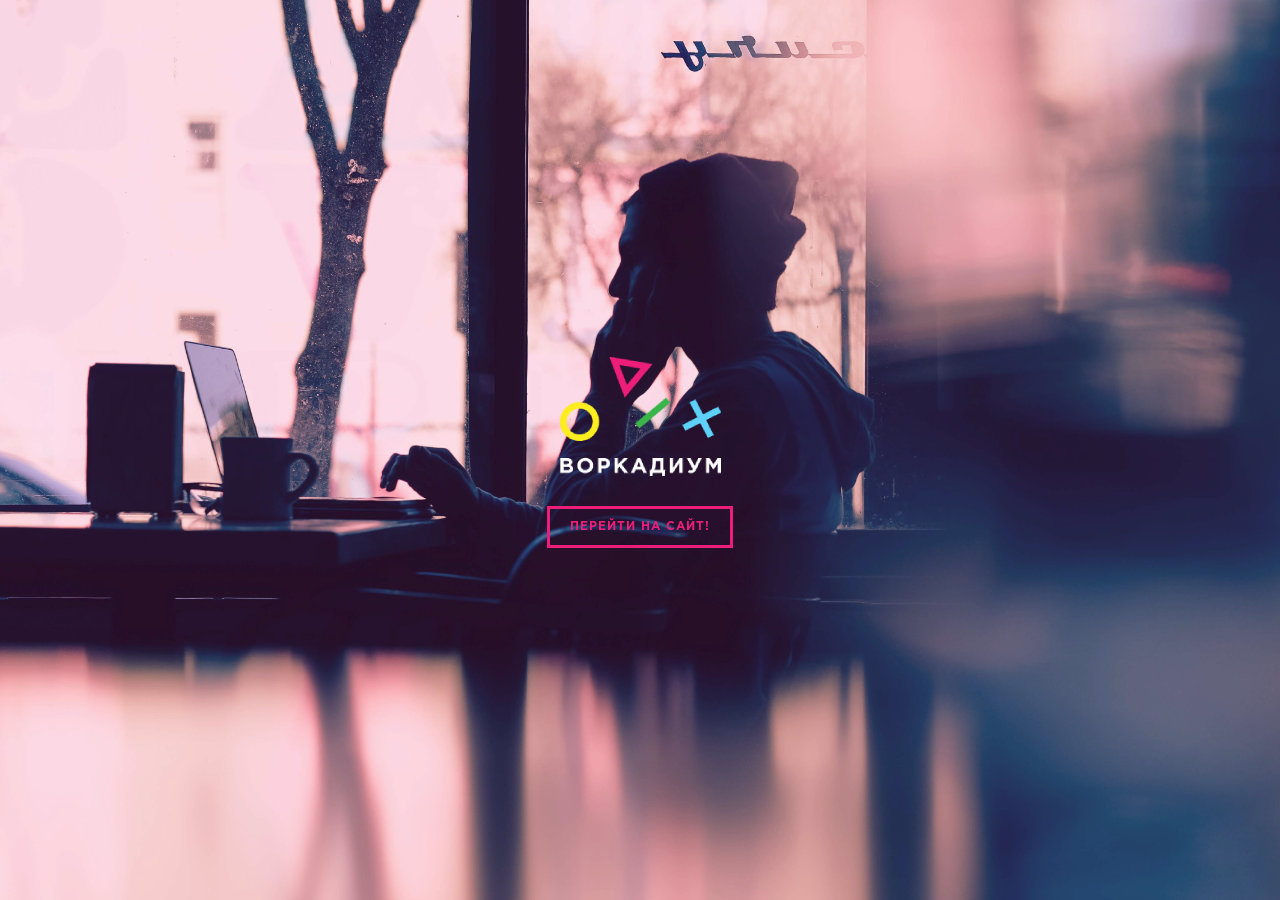
<file: index.html>
<!DOCTYPE html>
<html lang="ru">

<head>
  <meta charset="UTF-8">
  <meta name="viewport" content="width=device-width, initial-scale=1.0">
  <meta http-equiv="X-UA-Compatible" content="ie=edge">
  <link href="https://fonts.googleapis.com/css?family=Open+Sans:700|Roboto:300,700&display=swap&subset=cyrillic"
    rel="stylesheet">
  <link rel="stylesheet" href="./css/layout/normolize.css">
  <link rel="stylesheet" href="./css/layout/fonts.css">
  <link rel="stylesheet" href="./css/intro.css">
  <link rel="shortcut icon" href="./img/favicon.png" type="image/png">
  <title>Coworking</title>
</head>

<body>
  <div class="wrapper">
    <div class="wrapper__intro">
      <div class="wrapper__image-frame">
        <div class="container container__intro">
          <img src="./img/logoname.png" class="logoname" alt="logoname">
          <a href="main.html" class="button-enter">ПЕРЕЙТИ НА САЙТ!</a>
        </div>
      </div>
    </div>
  </div>
</body>

</html>
</file>
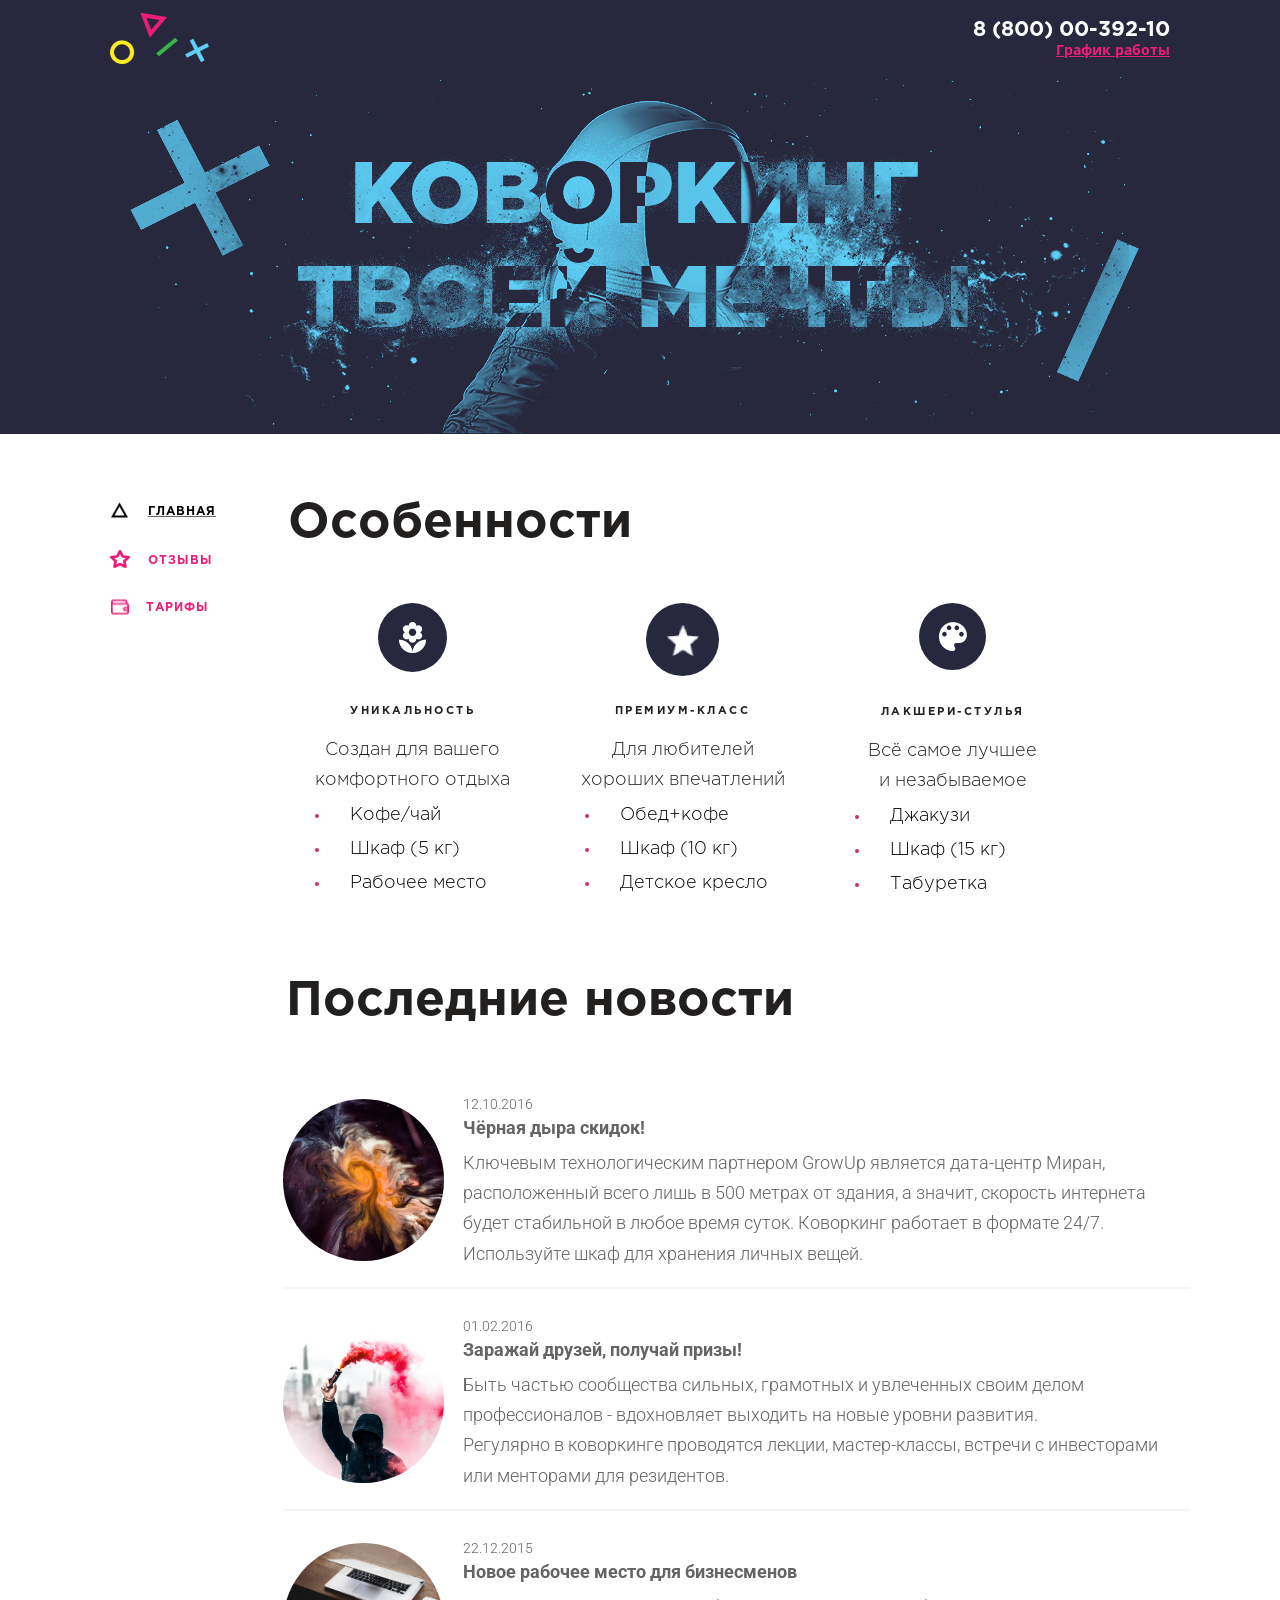
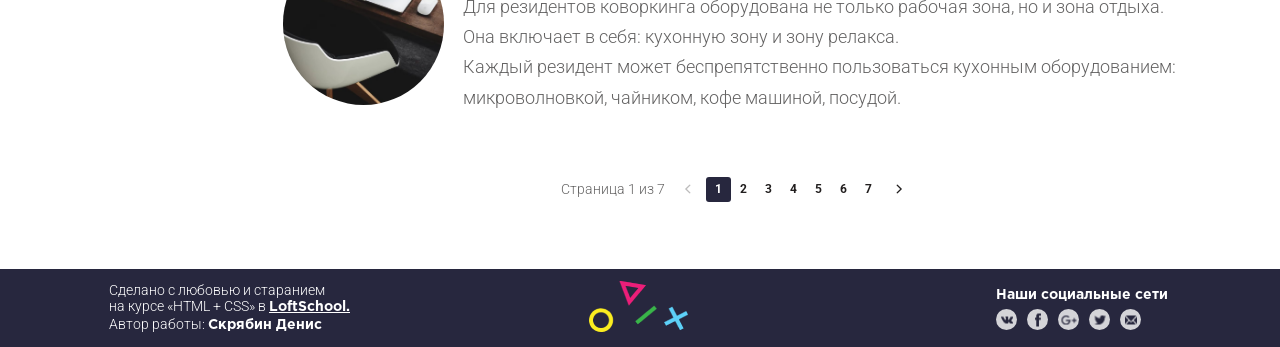
<file: main.html>
<!DOCTYPE html>
<html lang="ru">

<head>
    <meta charset="UTF-8">
    <meta name="viewport" content="width=device-width, initial-scale=1.0">
    <meta http-equiv="X-UA-Compatible" content="ie=edge">
    <link href="https://fonts.googleapis.com/css?family=Open+Sans:700|Roboto:300,700&display=swap&subset=cyrillic"
        rel="stylesheet">
    <link rel="stylesheet" href="./css/main.css">
    <link rel="shortcut icon" href="./img/favicon.png" type="image/png">
    <title>Coworking</title>
</head>

<body>
    <div class="wrapper">
        <header class="header">
            <div class="container header__container">
                <a href="main.html" class="logo__link">
                    <img src="./img/logo.png" class="logo__pic" alt="logo Coworking">
                </a>
                <address class="contacts">
                    <a class="contacts__phone" href="tel:+78000039210">8 (800) 00-392-10</a>
                    <div class="contacts__table">
                        <a class="contacts__shed" href="/">График работы</a>
                        <div class="dropdown">
                            <div class="dropdown__text-top">пн-вс: 09:00-20:00</div>
                            <div class="dropdown__text-bottom">обед: 14:00-14:30</div>
                            <div class="dropdown__mask"></div>
                        </div>
                    </div>
                </address>
            </div>
        </header>
        <div class="banner">
            <div class="container">
                <img src="./img/banner.png" class="banner__pic" alt="banner Coworking">
            </div>
        </div>
        <main class="main-content main-content__container">
            <div class="container">
                <aside class="sidebar">
                    <nav class="nav">
                        <ul class="nav__list">
                            <li class="nav__item nav__item_active">
                                <a href="#" class="nav__link">
                                    <div class="nav__link_icon_main"></div>
                                    <div class="nav__link-title">ГЛАВНАЯ</div>
                                </a>
                            </li>
                            <li class="nav__item">
                                <a href="feedback.html" class="nav__link">
                                    <div class="nav__link_icon_feedback"></div>
                                    <div class="nav__link-title">ОТЗЫВЫ</div>
                                </a>
                            </li>
                            <li class="nav__item">
                                <a href="price-list.html" class="nav__link">
                                    <div class="nav__link_icon_prices"></div>
                                    <div class="nav__link-title">ТАРИФЫ</div>
                                </a>
                            </li>
                        </ul>
                    </nav>
                </aside>
                <div class="content">
                    <section class="features">
                        <h2 class="headline">Особенности</h2>
                        <ul class="features__list">
                            <li class="features__item">
                                <div class="feautures__image feautures__image_flower">
                                    <img src="./img/features-flower.png" class="features__pic" alt="picture unicum">
                                </div>
                                <div class="features__content">
                                    <h4 class="features__title">УНИКАЛЬНОСТЬ</h4>
                                    <div class="features__description">
                                        <div class="features__subtitle">
                                            <p>Создан для вашего комфортного отдыха</p>
                                        </div>
                                        <ul class="features__sublist">
                                            <li class="features__unit">
                                                <span class="features__unit_color">Кофе/чай</span>
                                            </li>
                                            <li class="features__unit">
                                                <span class="features__unit_color">Шкаф (5 кг)</span>
                                            </li>
                                            <li class="features__unit">
                                                <span class="features__unit_color">Рабочее место</span>
                                            </li>
                                        </ul>
                                    </div>
                                </div>
                            </li>
                            <li class="features__item">
                                <div class="feautures__image">
                                    <img src="./img/features-star2.png" class="features__pic" alt="picture unicum">
                                </div>
                                <div class="features__content">
                                    <h4 class="features__title">ПРЕМИУМ-КЛАСС</h4>
                                    <div class="features__description">
                                        <div class="features__subtitle">
                                            <p>Для любителей хороших впечатлений</p>
                                        </div>
                                        <ul class="features__sublist">
                                            <li class="features__unit">
                                                <span class="features__unit_color">Обед+кофе</span>
                                            </li>
                                            <li class="features__unit">
                                                <span class="features__unit_color">Шкаф (10 кг)</span>
                                            </li>
                                            <li class="features__unit">
                                                <span class="features__unit_color">Детское кресло</span>
                                            </li>
                                        </ul>
                                    </div>
                                </div>
                            </li>
                            <li class="features__item">
                                <div class="feautures__image feautures__image_palette">
                                    <img src="./img/features-palette.png" class="features__pic"
                                        alt="picture unicum">
                                </div>
                                <div class="features__content">
                                    <h4 class="features__title">ЛАКШЕРИ-СТУЛЬЯ</h4>
                                    <div class="features__description">
                                        <div class="features__subtitle">
                                            <p>Всё самое лучшее<br> и незабываемое</p>
                                        </div>
                                        <ul class="features__sublist">
                                            <li class="features__unit">
                                                <span class="features__unit_color">Джакузи</span>
                                            </li>
                                            <li class="features__unit">
                                                <span class="features__unit_color">Шкаф (15 кг)</span>
                                            </li>
                                            <li class="features__unit">
                                                <span class="features__unit_color">Табуретка</span>
                                            </li>
                                        </ul>
                                    </div>
                                </div>
                            </li>
                        </ul>
                    </section>
                    <section class="news">
                        <h2 class="headline headline_news">Последние новости</h2>
                        <ul class="news__list">
                            <li class="news__item">
                                <div class="news__photo">
                                    <img src="./img/news1.jpg" class="news__pic" alt="photo news">
                                </div>
                                <div class="news__content">
                                    <div class="news__data">12.10.2016</div>
                                    <div class="news__title">Чёрная дыра скидок!</div>
                                    <div class="news__text">
                                        <p>Ключевым технологическим партнером GrowUp является дата-центр
                                            Миран, расположенный всего лишь в 500 метрах от здания, а
                                            значит, скорость интернета будет стабильной в любое время суток.
                                            Коворкинг работает в формате 24/7. Используйте шкаф для хранения
                                            личных вещей.</p>
                                    </div>
                                </div>
                            </li>
                            <li class="news__item">
                                <div class="news__photo">
                                    <img src="./img/news2.jpg" class="news__pic" alt="photo news">
                                </div>
                                <div class="news__content">
                                    <div class="news__data">01.02.2016</div>
                                    <div class="news__title">Заражай друзей, получай призы!</div>
                                    <div class="news__text">
                                        <p>Быть частью сообщества сильных, грамотных и увлеченных своим
                                            делом профессионалов - вдохновляет выходить на новые уровни
                                            развития.
                                            <br> Регулярно в коворкинге проводятся лекции, мастер-классы,
                                            встречи с инвесторами или менторами для резидентов.</p>
                                    </div>
                                </div>
                            </li>
                            <li class="news__item">
                                <div class="news__photo">
                                    <img src="./img/news3.jpg" class="news__pic" alt="photo news">
                                </div>
                                <div class="news__content">
                                    <div class="news__data">22.12.2015</div>
                                    <div class="news__title">Новое рабочее место для бизнесменов</div>
                                    <div class="news__text">
                                        <p class="news__text">Для резидентов коворкинга оборудована не
                                            только рабочая зона, но и зона отдыха. Она включает в себя:
                                            кухонную зону и зону релакса.<br>Каждый резидент может
                                            беспрепятственно пользоваться кухонным оборудованием:
                                            микроволновкой, чайником, кофе машиной, посудой.</p>
                                    </div>
                                </div>
                            </li>
                        </ul>
                        <div class="pagination">
                            <div class="pagination__display">Страница 1 из 7</div>
                            <div class="pagination__pages">
                                <ul class="pagination__list">
                                    <li class="pagination__item pagination__item_prev">
                                        <div class="pagination__box">
                                            <a href="/" class="pagination__link pagination__link_prev"></a>
                                        </div>
                                    </li>
                                    <li class="pagination__item pagination__item_chosen">
                                        <div class="pagination__box">
                                            <a href="/" class="pagination__link">1</a>
                                        </div>
                                    </li>
                                    <li class="pagination__item">
                                        <div class="pagination__box">
                                            <a href="/" class="pagination__link">2</a>
                                        </div>
                                    </li>
                                    <li class="pagination__item">
                                        <div class="pagination__box">
                                            <a href="/" class="pagination__link">3</a>
                                        </div>
                                    </li>
                                    <li class="pagination__item">
                                        <div class="pagination__box">
                                            <a href="/" class="pagination__link">4</a>
                                        </div>
                                    </li>
                                    <li class="pagination__item">
                                        <div class="pagination__box">
                                            <a href="/" class="pagination__link">5</a>
                                        </div>
                                    </li>
                                    <li class="pagination__item">
                                        <div class="pagination__box">
                                            <a href="/" class="pagination__link">6</a>
                                        </div>
                                    </li>
                                    <li class="pagination__item">
                                        <div class="pagination__box">
                                            <a href="/" class="pagination__link">7</a>
                                        </div>
                                    </li>
                                    <li class="pagination__item pagination__item_next">
                                        <div class="pagination__box">
                                            <a href="/" class="pagination__link pagination__link_next"></a>
                                        </div>
                                    </li>
                                </ul>
                            </div>
                        </div>
                    </section>
                </div>
            </div>
        </main>
        <footer class="footer">
            <div class="container footer__container">
                <div class="author">
                    <div class="author__text">Сделано с любовью и старанием
                        <br>на курсе «HTML + CSS» в
                        <a href="https://loftschool.com" class="author__link"> LoftSchool.</a>
                        <br>Автор работы: <a href="https://vk.com/id30401197" class="author__link author__link_student">Скрябин Денис</a>
                    </div>
                </div>
                <div class="container footer-logo__container">
                    <a href="main.html" class="">
                        <img src="./img/logo.png" class="logo__pic" alt="logo Coworking">
                    </a>
                </div>
                <div class="social">
                    <div class="social__title">Наши социальные сети</div>
                    <ul class="social__list">
                        <li class="social__item">
                            <a href="https://vk.com/loftschool" class="solial__link">
                                <div class="social__pic social__pic_vk"></div>
                            </a>
                        </li>
                        <li class="social__item">
                            <a href="https://www.facebook.com/loftschool/" class="solial__link">
                                <div class="social__pic social__pic_fb"></div>
                            </a>
                        </li>
                        <li class="social__item">
                            <a href="" class="solial__link">
                                <div class="social__pic social__pic_gplus"></div>
                            </a>
                        </li>
                        <li class="social__item">
                            <a href="https://twitter.com/" class="solial__link">
                                <div class="social__pic social__pic_twitter"></div>
                            </a>
                        </li>
                        <li class="social__item">
                            <a href="mailto:info@loftschool.com" class="solial__link">
                                <div class="social__pic social__pic_mail"></div>
                            </a>
                        </li>
                    </ul>
                </div>
            </div>
        </footer>
    </div>
</body>

</html>
</file>
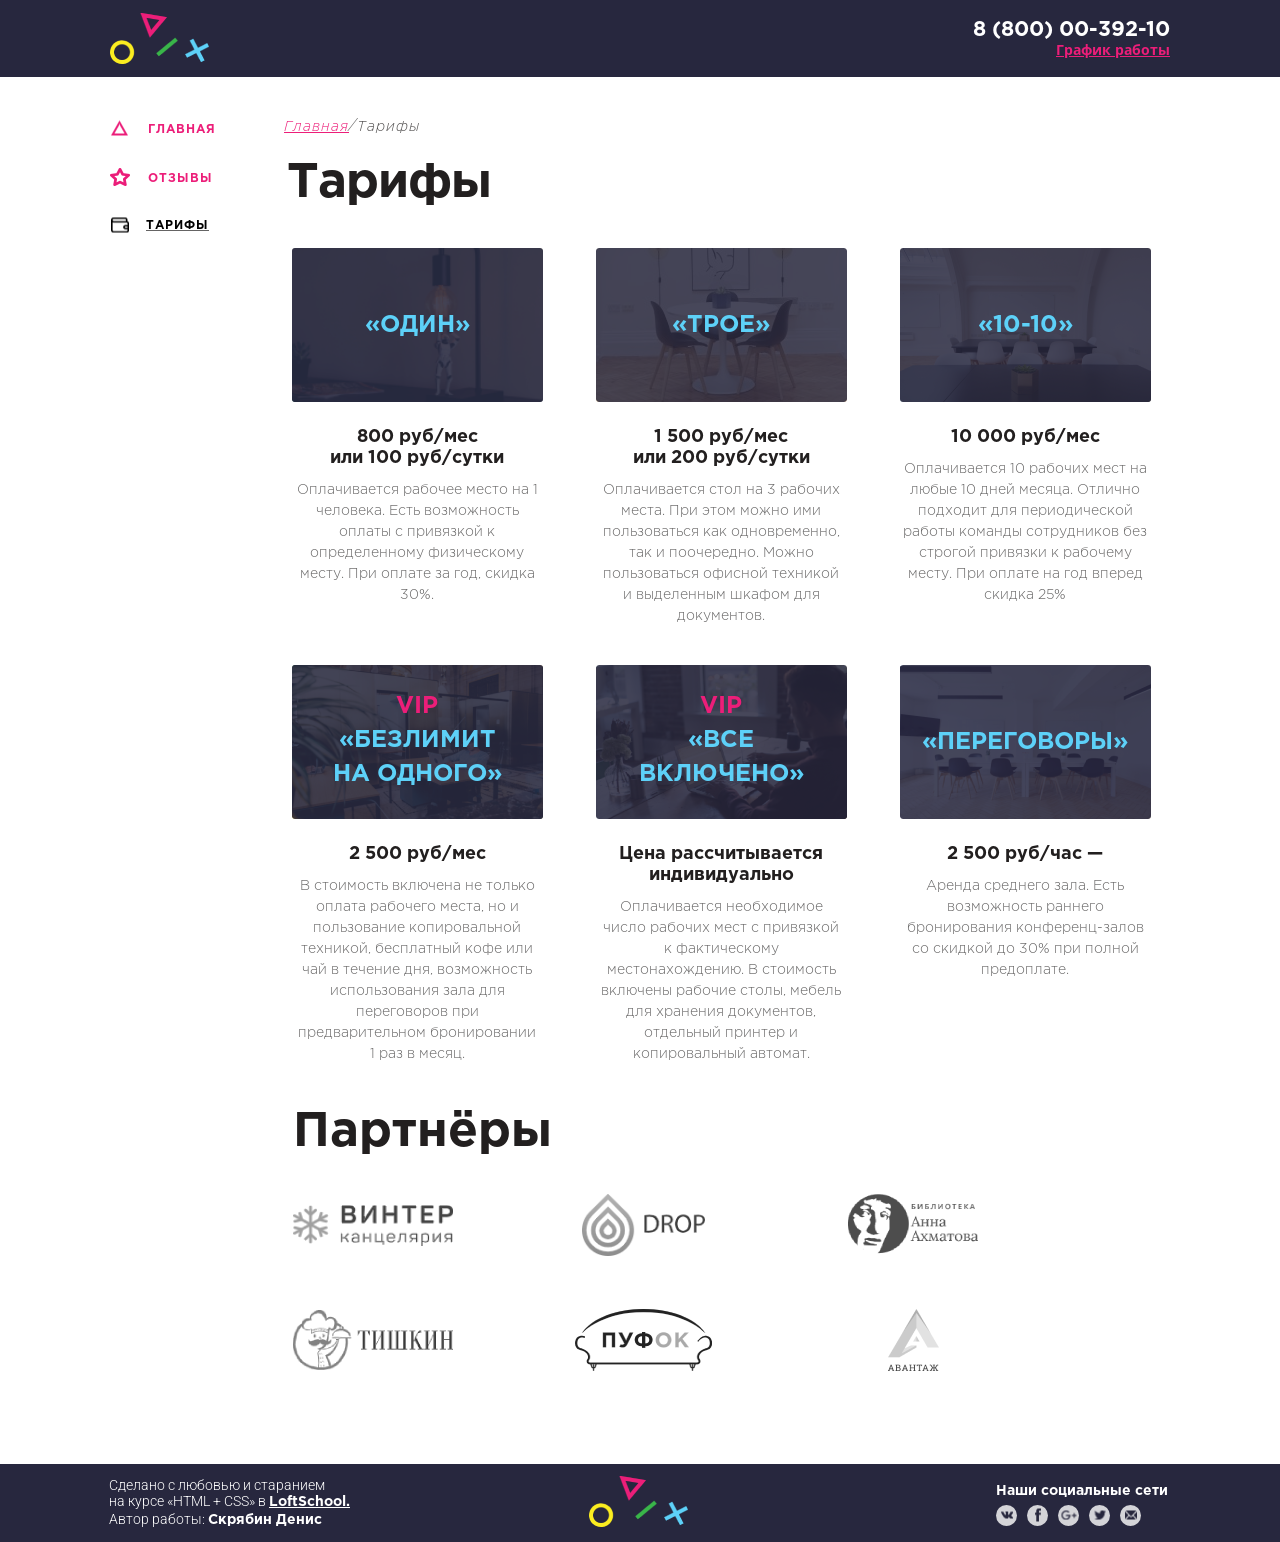
<file: price-list.html>
<!DOCTYPE html>
<html lang="ru">

<head>
    <meta charset="UTF-8">
    <meta name="viewport" content="width=device-width, initial-scale=1.0">
    <meta http-equiv="X-UA-Compatible" content="ie=edge">
    <link href="https://fonts.googleapis.com/css?family=Open+Sans:700|Roboto:300,700&display=swap&subset=cyrillic"
        rel="stylesheet">
    <link rel="stylesheet" href="./css/main.css">
    <link rel="shortcut icon" href="./img/favicon.png" type="image/png">
    <title>Coworking</title>
</head>

<body>
    <div class="wrapper">
        <header class="header">
            <div class="container header__container">
                <a href="main.html" class="logo__link">
                    <img src="./img/logo.png" class="logo__pic" alt="logo Coworking">
                </a>
                <address class="contacts">
                    <a class="contacts__phone" href="tel:+78000039210">8 (800) 00-392-10</a>
                    <div class="contacts__table">
                        <a class="contacts__shed" href="#">График работы</a>
                        <div class="dropdown">
                            <div class="dropdown__text-top">пн-вс: 09:00-20:00</div>
                            <div class="dropdown__text-bottom">обед: 14:00-14:30</div>
                            <div class="dropdown__mask"></div>
                        </div>
                    </div>
                </address>
            </div>
        </header>
        <main class="main-content main-content__container main-content__container_prices">
            <div class="container">
                <aside class="sidebar">
                    <nav class="nav">
                        <ul class="nav__list">
                            <li class="nav__item">
                                <a href="main.html" class="nav__link">
                                    <div class="nav__link_icon_main"></div>
                                    <div class="nav__link-title">ГЛАВНАЯ</div>
                                </a>
                            </li>
                            <li class="nav__item">
                                <a href="feedback.html" class="nav__link">
                                    <div class="nav__link_icon_feedback"></div>
                                    <div class="nav__link-title">ОТЗЫВЫ</div>
                                </a>
                            </li>
                            <li class="nav__item nav__item_active">
                                <a href="price-list.html" class="nav__link">
                                    <div class="nav__link_icon_prices"></div>
                                    <div class="nav__link-title">ТАРИФЫ</div>
                                </a>
                            </li>
                        </ul>
                    </nav>
                </aside>
                <div class="content content_prices">
                    <nav class="breadcrumps">
                        <ul class="breadcrumps__list">
                            <li class="breadcrumps__item">
                                <a class="breadcrumps__link" href="main.html">Главная</a>
                            </li>
                            <li class="breadcrumps__item breadcrumps__item_active">
                                <a class="breadcrumps__link" href="">Тарифы</a>
                            </li>
                        </ul>
                    </nav>
                    <section class="prices">
                        <h2 class="headline headline_prices">Тарифы</h2>
                        <div class="prices__box">
                            <ul class="prices__list">
                                <li class="prices__item">
                                    <div class="prices__image prices__image_one">
                                        <div class="prices__image-frame">
                                            <span class="prices__name">«ОДИН»</span>
                                        </div>
                                    </div>
                                    <div class="prices__content">
                                        <h4 class="prices__title">800 руб/мес<br>или 100 руб/сутки</h4>
                                        <div class="prices__text">
                                            <p>Оплачивается рабочее место на 1 человека. Есть возможность оплаты с
                                                привязкой к определенному физическому месту. При оплате за год,
                                                скидка
                                                30%.</p>
                                        </div>
                                    </div>
                                </li>
                                <li class="prices__item">
                                    <div class="prices__image prices__image_three">
                                        <div class="prices__image-frame">
                                            <span class="prices__name">«ТРОЕ»</span>
                                        </div>
                                    </div>
                                    <div class="prices__content">
                                        <h4 class="prices__title">1 500 руб/мес<br>или 200 руб/сутки</h4>
                                        <div class="prices__text">
                                            <p>Оплачивается стол на 3 рабочих места. При этом можно ими пользоваться
                                                как
                                                одновременно, так и поочередно. Можно пользоваться офисной техникой
                                                и
                                                выделенным шкафом для документов.</p>
                                        </div>
                                    </div>
                                </li>
                                <li class="prices__item">
                                    <div class="prices__image prices__image_10-10">
                                        <div class="prices__image-frame">
                                            <span class="prices__name">«10-10»</span>
                                        </div>
                                    </div>
                                    <div class="prices__content">
                                        <h4 class="prices__title">10 000 руб/мес</h4>
                                        <div class="prices__text">
                                            <p>Оплачивается 10 рабочих мест на любые 10 дней месяца. Отлично
                                                подходит
                                                для периодической работы команды сотрудников без строгой привязки к
                                                рабочему месту. При оплате на год вперед скидка 25%</p>
                                        </div>
                                    </div>
                                </li>
                                <li class="prices__item">
                                    <div class="prices__image prices__image_unlim">
                                        <div class="prices__image-frame">
                                            <div class="prices__name_vip">VIP</div>
                                            <div class="prices__name">«БЕЗЛИМИТ<br>НА ОДНОГО»</div>
                                        </div>
                                    </div>
                                    <div class="prices__content">
                                        <h4 class="prices__title">2 500 руб/мес</h4>
                                        <div class="prices__text">
                                            <p>В стоимость включена не только оплата рабочего места, но и
                                                пользование
                                                копировальной техникой, бесплатный кофе или чай в течение дня,
                                                возможность использования зала для переговоров при предварительном
                                                бронировании 1 раз в месяц.</p>
                                        </div>
                                    </div>
                                </li>
                                <li class="prices__item">
                                    <div class="prices__image prices__image_allincl">
                                        <div class="prices__image-frame">
                                            <div class="prices__name_vip">VIP</div>
                                            <div class="prices__name">«ВСЕ ВКЛЮЧЕНО»</div>
                                        </div>
                                    </div>
                                    <div class="prices__content">
                                        <h4 class="prices__title">Цена рассчитывается индивидуально</h4>
                                        <div class="prices__text">
                                            <p>Оплачивается необходимое число рабочих мест с привязкой к
                                                фактическому
                                                местонахождению. В стоимость включены рабочие столы, мебель для
                                                хранения
                                                документов, отдельный принтер и копировальный автомат.</p>
                                        </div>
                                    </div>
                                </li>
                                <li class="prices__item">
                                    <div class="prices__image prices__image_negot">
                                        <div class="prices__image-frame">
                                            <span class="prices__name">«ПЕРЕГОВОРЫ»</span>
                                        </div>
                                    </div>
                                    <div class="prices__content">
                                        <h4 class="prices__title">2 500 руб/час — </h4>
                                        <div class="prices__text">
                                            <p>Аренда среднего зала. Есть возможность раннего бронирования
                                                конференц-залов со скидкой до 30% при полной предоплате.</p>
                                        </div>
                                    </div>
                                </li>
                            </ul>
                        </div>
                    </section>
                    <section class="partners">
                        <h2 class="headline headline_partners">Партнёры</h2>
                        <div class="partners__box">
                            <ul class="partners__list">
                                <li class="partners__item">
                                    <a class="partners__link" href="#">
                                        <img class="partners__pic" src="./img/partners-winter.png" alt="partner's logo">
                                    </a>
                                </li>
                                <li class="partners__item">
                                    <a class="partners__link" href="#">
                                        <img class="partners__pic" src="./img/partners-drop.png" alt="partner's logo">
                                    </a>
                                </li>
                                <li class="partners__item">
                                    <a class="partners__link" href="#">
                                        <img class="partners__pic" src="./img/partners-library.png" alt="partner's logo">
                                    </a>
                                </li>
                                <li class="partners__item">
                                    <a class="partners__link" href="#">
                                        <img class="partners__pic" src="./img/partners-tishkin.png" alt="partner's logo">
                                    </a>
                                </li>
                                <li class="partners__item">
                                    <a class="partners__link" href="#">
                                        <img class="partners__pic" src="./img/partners-pufok.png" alt="partner's logo">
                                    </a>
                                </li>
                                <li class="partners__item">
                                    <a class="partners__link" href="#">
                                        <img class="partners__pic" src="./img/partners-avantage.png" alt="partner's logo">
                                    </a>
                                </li>
                            </ul>
                        </div>
                    </section>
                </div>
            </div>
        </main>
        <footer class="footer">
            <div class="container footer__container">
                <div class="author">
                    <div class="author__text">Сделано с любовью и старанием
                        <br>на курсе «HTML + CSS» в
                        <a href="https://loftschool.com" class="author__link"> LoftSchool.</a>
                        <br>Автор работы: <a href="https://vk.com/id30401197" class="author__link author__link_student">Скрябин Денис</a>
                    </div>
                </div>
                <div class="container footer-logo__container">
                    <a href="main.html" class="">
                        <img src="./img/logo.png" class="logo__pic" alt="logo Coworking">
                    </a>
                </div>
                <div class="social">
                    <div class="social__title">Наши социальные сети</div>
                    <ul class="social__list">
                        <li class="social__item">
                            <a href="https://vk.com/loftschool" class="solial__link">
                                <div class="social__pic social__pic_vk"></div>
                            </a>
                        </li>
                        <li class="social__item">
                            <a href="https://www.facebook.com/loftschool/" class="solial__link">
                                <div class="social__pic social__pic_fb"></div>
                            </a>
                        </li>
                        <li class="social__item">
                            <a href="" class="solial__link">
                                <div class="social__pic social__pic_gplus"></div>
                            </a>
                        </li>
                        <li class="social__item">
                            <a href="https://twitter.com/" class="solial__link">
                                <div class="social__pic social__pic_twitter"></div>
                            </a>
                        </li>
                        <li class="social__item">
                            <a href="mailto:info@loftschool.com" class="solial__link">
                                <div class="social__pic social__pic_mail"></div>
                            </a>
                        </li>
                    </ul>
                </div>
            </div>
        </footer>
    </div>
</body>

</html>
</file>
<file: css/layout/fonts.css>
@font-face {
  font-family: 'Gotham Pro';
  src: url('../../fonts/GothaProLig.woff2') format('woff2'),
    url('../../fonts/GothaProLig.woff') format('woff');
  font-weight: 300;
  font-style: normal;
}

@font-face {
  font-family: 'Gotham Pro';
  src: url('../../fonts/GothaProBol.woff2') format('woff2'),
    url('../../fonts/GothaProBol.woff') format('woff');
  font-weight: bold;
  font-style: normal;
}

@font-face {
  font-family: 'Gotham Pro';
  src: url('../../fonts/GothaProLigIta.woff2') format('woff2'),
    url('../..fonts/GothaProLigIta.woff') format('woff');
  font-weight: normal;
  font-style: italic;
}
</file>
<file: css/intro.css>
.wrapper__intro {
    position: absolute;
    top: 0;
    left: 0;
    background: url('../img/intro.jpg') center center;
    background-size: cover;
    height: 100%;
    width: 100%;
}

.wrapper__image-frame {
    display: flex;
    background-color: rgba(236, 30, 121, .15);
    justify-content: center;
    align-items: center;
    width: 100%;
    height: 100vh;
}

.container__intro {
    display: flex;
    flex-flow: column wrap;
    justify-content: center;
    align-items: center;
    animation: logo-animaton 1.2s .3s cubic-bezier(1, 0.01, 0.93, 0.76);
    animation-fill-mode: both;
    margin-top: 5px;
}

.logoname {
    max-width: 100%;
    margin-bottom: 30px;
}

.button-enter {
    padding: 12px 20px;
    border: 3px solid #ec1e79;
    background-color: transparent;
    color: #ec1e79;
    display: flex;
    justify-content: center;
    align-items: center;
    text-decoration: none;
    font-family: "Gotham Pro";
    font-weight: bold;
    font-size: 12px;
    letter-spacing: 1px;
    transition-duration: .5s;
}

.button-enter:hover {
    color: #ffffff;
    background-color: #ec1e79;
}

@keyframes logo-animaton {
    0% {
        transform: scale(0, 0);
        opacity: 0;
    }

    55% {
        transform: scale(.55, .55) rotate(5deg);
        opacity: .1;
    }

    57% {
        transform: scale(.76, .76) rotate(0deg);
        opacity: .3;
    }

    59% {
        transform: scale(.88, .88) rotate(-5deg);
        opacity: .6;
    }

    60% {
        transform: scale(.94, .94) rotate(-8deg);
        opacity: .9;
    }

    62% {
        transform: scale(.98, .98) rotate(-10deg);
    }

    64% {
        transform: scale(1, 1) rotate(-12deg);
        opacity: 1;
    }

    66% {
        transform: scale(1, 1) rotate(-8deg);
        opacity: 1;
    }

    70% {
        transform: scale(1, 1) rotate(-5deg);
        opacity: 1;
    }

    80% {
        transform: scale(1, 1) rotate(3deg);
        opacity: 1;
    }

    100% {

        transform: scale(1, 1) rotate(0deg);
        opacity: 1;
    }
}
</file>
<file: css/main.css>
@import url('./layout/fonts.css');
@import url('./layout/normolize.css');
@import url('./layout/base.css');

@import url('./blocks/header.css');
@import url('./blocks/side-bar.css');
@import url('./blocks/breadcrumps.css');
@import url('./blocks/features.css');
@import url('./blocks/feedback.css');
@import url('./blocks/prices.css');
@import url('./blocks/news.css');
@import url('./blocks/partners.css');
@import url('./blocks/banner-discount.css');
@import url('./blocks/pagination.css');
@import url('./blocks/sendfeedback-form.css');
@import url('./blocks/footer.css');

@import url('./blocks/banner.css');
</file>
<file: css/layout/normolize.css>
/*! normalize.css v8.0.1 | MIT License | github.com/necolas/normalize.css */

/* Document
   ========================================================================== */

/**
 * 1. Correct the line height in all browsers.
 * 2. Prevent adjustments of font size after orientation changes in iOS.
 */

 html {
  /*    line-height: 1.15; /* 1 */  
      -webkit-text-size-adjust: 100%; /* 2 */
    }
    
    /* Sections
       ========================================================================== */
    
    /**
     * Remove the margin in all browsers.
     */
    
    body {
      margin: 0;
    }
    
    /**
     * Render the `main` element consistently in IE.
     */
    
    main {
      display: block;
    }
    
    /**
     * Correct the font size and margin on `h1` elements within `section` and
     * `article` contexts in Chrome, Firefox, and Safari.
     */
    
    h1 {
      font-size: 2em;
      margin: 0.67em 0;
    }
    
    /* Grouping content
       ========================================================================== */
    
    /**
     * 1. Add the correct box sizing in Firefox.
     * 2. Show the overflow in Edge and IE.
     */
    
    hr {
      box-sizing: content-box; /* 1 */
      height: 0; /* 1 */
      overflow: visible; /* 2 */
    }
    
    /**
     * 1. Correct the inheritance and scaling of font size in all browsers.
     * 2. Correct the odd `em` font sizing in all browsers.
     */
    
    pre {
      font-family: monospace, monospace; /* 1 */
      font-size: 1em; /* 2 */
    }
    
    /* Text-level semantics
       ========================================================================== */
    
    /**
     * Remove the gray background on active links in IE 10.
     */
    
    a {
      background-color: transparent;
    }
    
    /**
     * 1. Remove the bottom border in Chrome 57-
     * 2. Add the correct text decoration in Chrome, Edge, IE, Opera, and Safari.
     */
    
    abbr[title] {
      border-bottom: none; /* 1 */
      text-decoration: underline; /* 2 */
      text-decoration: underline dotted; /* 2 */
    }
    
    /**
     * Add the correct font weight in Chrome, Edge, and Safari.
     */
    
    b,
    strong {
      font-weight: bolder;
    }
    
    /**
     * 1. Correct the inheritance and scaling of font size in all browsers.
     * 2. Correct the odd `em` font sizing in all browsers.
     */
    
    code,
    kbd,
    samp {
      font-family: monospace, monospace; /* 1 */
      font-size: 1em; /* 2 */
    }
    
    /**
     * Add the correct font size in all browsers.
     */
    
    small {
      font-size: 80%;
    }
    
    /**
     * Prevent `sub` and `sup` elements from affecting the line height in
     * all browsers.
     */
    
    sub,
    sup {
      font-size: 75%;
      line-height: 0;
      position: relative;
      vertical-align: baseline;
    }
    
    sub {
      bottom: -0.25em;
    }
    
    sup {
      top: -0.5em;
    }
    
    /* Embedded content
       ========================================================================== */
    
    /**
     * Remove the border on images inside links in IE 10.
     */
    
    img {
      border-style: none;
    }
    
    /* Forms
       ========================================================================== */
    
    /**
     * 1. Change the font styles in all browsers.
     * 2. Remove the margin in Firefox and Safari.
     */
    
    button,
    input,
    optgroup,
    select,
    textarea {
      font-family: inherit; /* 1 */
      font-size: 100%; /* 1 */
      line-height: 1.15; /* 1 */
      margin: 0; /* 2 */
    }
    
    /**
     * Show the overflow in IE.
     * 1. Show the overflow in Edge.
     */
    
    button,
    input { /* 1 */
      overflow: visible;
    }
    
    /**
     * Remove the inheritance of text transform in Edge, Firefox, and IE.
     * 1. Remove the inheritance of text transform in Firefox.
     */
    
    button,
    select { /* 1 */
      text-transform: none;
    }
    
    /**
     * Correct the inability to style clickable types in iOS and Safari.
     */
    
    button,
    [type="button"],
    [type="reset"],
    [type="submit"] {
      -webkit-appearance: button;
    }
    
    /**
     * Remove the inner border and padding in Firefox.
     */
    
    button::-moz-focus-inner,
    [type="button"]::-moz-focus-inner,
    [type="reset"]::-moz-focus-inner,
    [type="submit"]::-moz-focus-inner {
      border-style: none;
      padding: 0;
    }
    
    /**
     * Restore the focus styles unset by the previous rule.
     */
    
    button:-moz-focusring,
    [type="button"]:-moz-focusring,
    [type="reset"]:-moz-focusring,
    [type="submit"]:-moz-focusring {
      outline: 1px dotted ButtonText;
    }
    
    /**
     * Correct the padding in Firefox.
     */
    
    fieldset {
      padding: 0.35em 0.75em 0.625em;
    }
    
    /**
     * 1. Correct the text wrapping in Edge and IE.
     * 2. Correct the color inheritance from `fieldset` elements in IE.
     * 3. Remove the padding so developers are not caught out when they zero out
     *    `fieldset` elements in all browsers.
     */
    
    legend {
      box-sizing: border-box; /* 1 */
      color: inherit; /* 2 */
      display: table; /* 1 */
      max-width: 100%; /* 1 */
      padding: 0; /* 3 */
      white-space: normal; /* 1 */
    }
    
    /**
     * Add the correct vertical alignment in Chrome, Firefox, and Opera.
     */
    
    progress {
      vertical-align: baseline;
    }
    
    /**
     * Remove the default vertical scrollbar in IE 10+.
     */
    
    textarea {
      overflow: auto;
    }
    
    /**
     * 1. Add the correct box sizing in IE 10.
     * 2. Remove the padding in IE 10.
     */
    
    [type="checkbox"],
    [type="radio"] {
      box-sizing: border-box; /* 1 */
      padding: 0; /* 2 */
    }
    
    /**
     * Correct the cursor style of increment and decrement buttons in Chrome.
     */
    
    [type="number"]::-webkit-inner-spin-button,
    [type="number"]::-webkit-outer-spin-button {
      height: auto;
    }
    
    /**
     * 1. Correct the odd appearance in Chrome and Safari.
     * 2. Correct the outline style in Safari.
     */
    
    [type="search"] {
      -webkit-appearance: textfield; /* 1 */
      outline-offset: -2px; /* 2 */
    }
    
    /**
     * Remove the inner padding in Chrome and Safari on macOS.
     */
    
    [type="search"]::-webkit-search-decoration {
      -webkit-appearance: none;
    }
    
    /**
     * 1. Correct the inability to style clickable types in iOS and Safari.
     * 2. Change font properties to `inherit` in Safari.
     */
    
    ::-webkit-file-upload-button {
      -webkit-appearance: button; /* 1 */
      font: inherit; /* 2 */
    }
    
    /* Interactive
       ========================================================================== */
    
    /*
     * Add the correct display in Edge, IE 10+, and Firefox.
     */
    
    details {
      display: block;
    }
    
    /*
     * Add the correct display in all browsers.
     */
    
    summary {
      display: list-item;
    }
    
    /* Misc
       ========================================================================== */
    
    /**
     * Add the correct display in IE 10+.
     */
    
    template {
      display: none;
    }
    
    /**
     * Add the correct display in IE 10.
     */
    
    [hidden] {
      display: none;
    }
</file>
